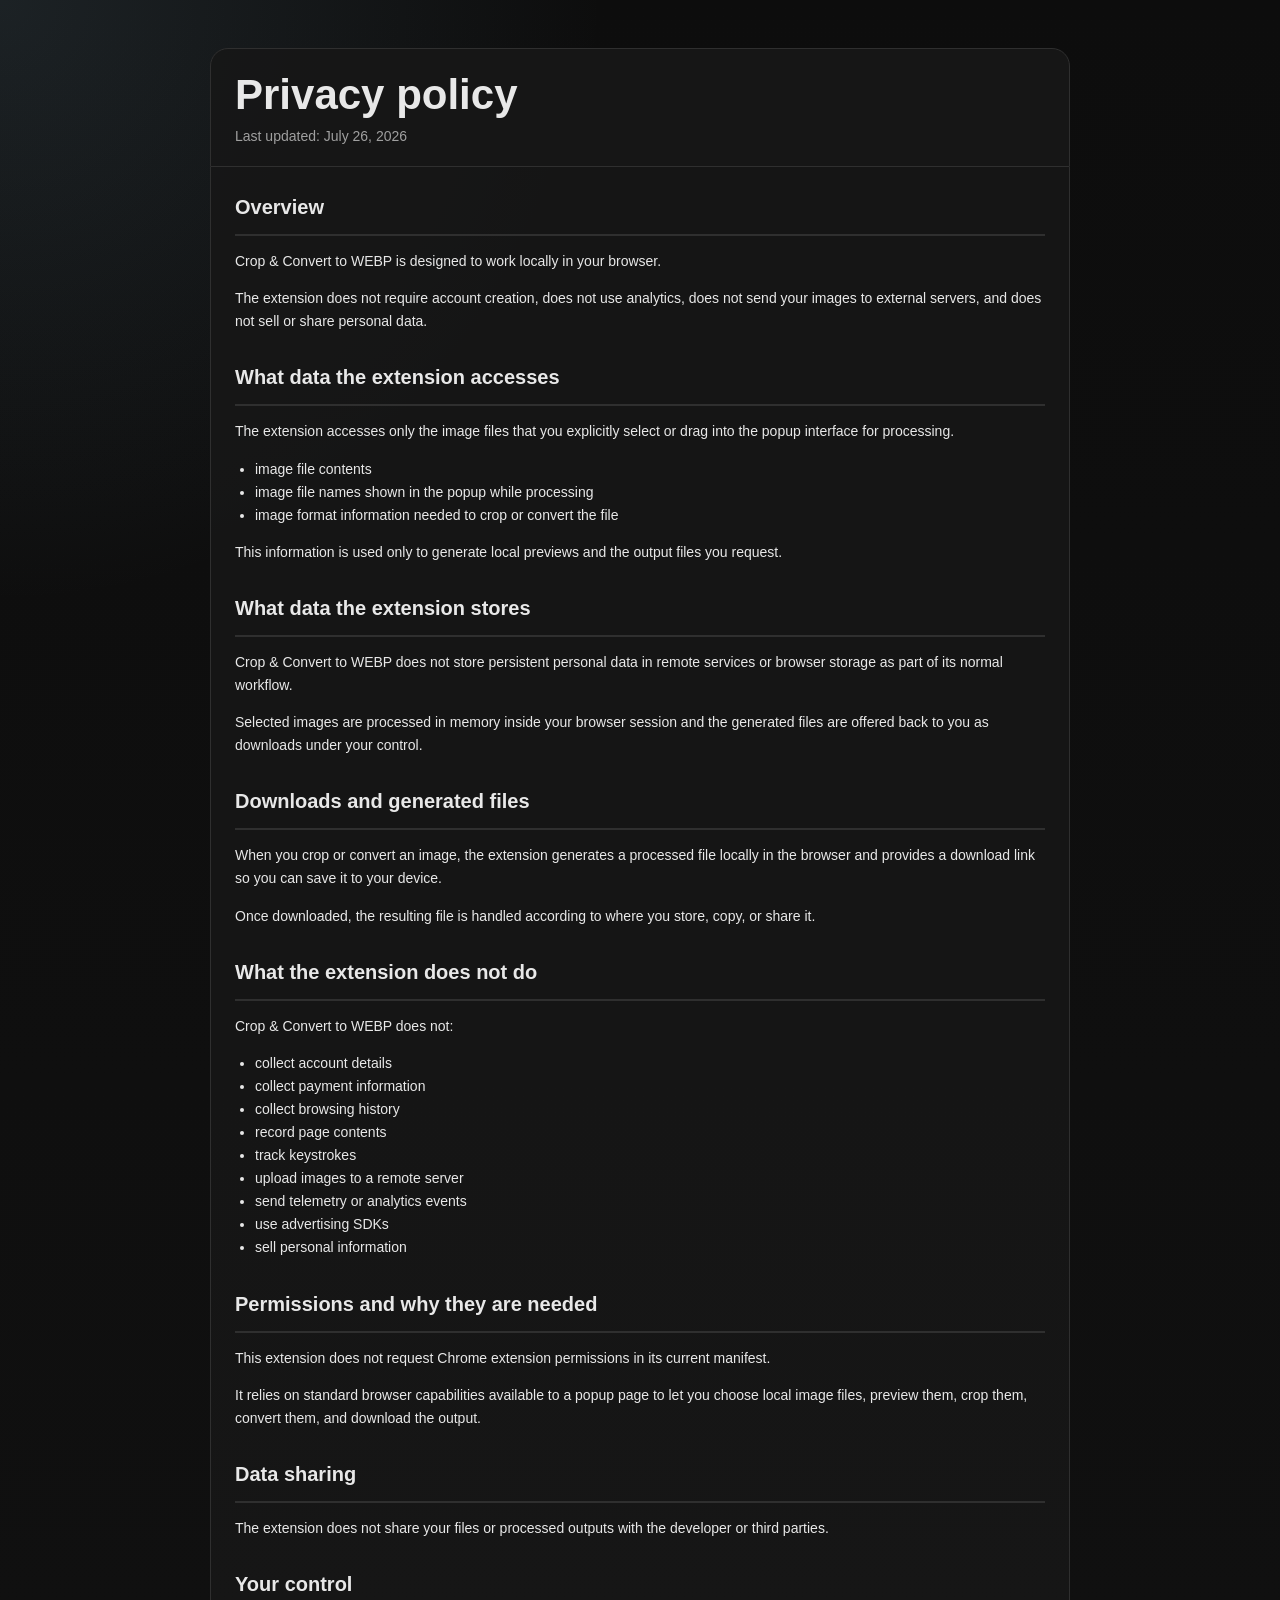
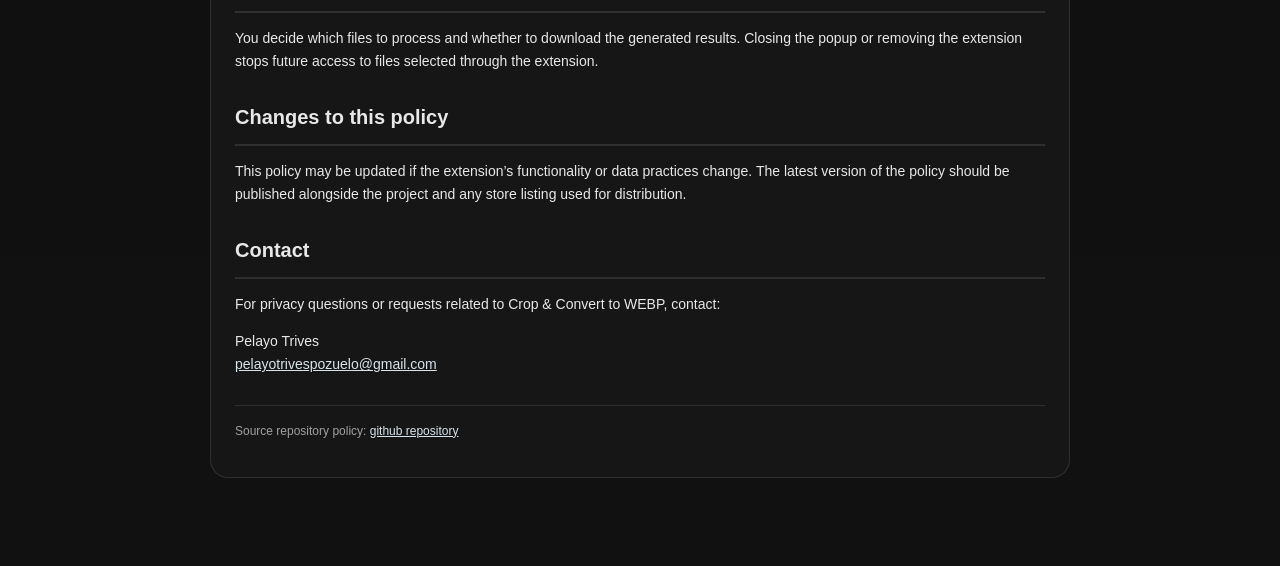
<file: docs/index.html>
<!doctype html>
<html lang="en">
  <head>
    <meta charset="UTF-8" />
    <meta http-equiv="refresh" content="0; url=./privacy/" />
    <meta name="viewport" content="width=device-width, initial-scale=1.0" />
    <title>Crop & Convert to WEBP</title>
    <link rel="icon" type="image/png" href="../icons/icon32.png" />
  </head>
  <body>
    <p>
      redirecting to
      <a href="./privacy/">privacy policy</a>
    </p>
  </body>
</html>
</file>
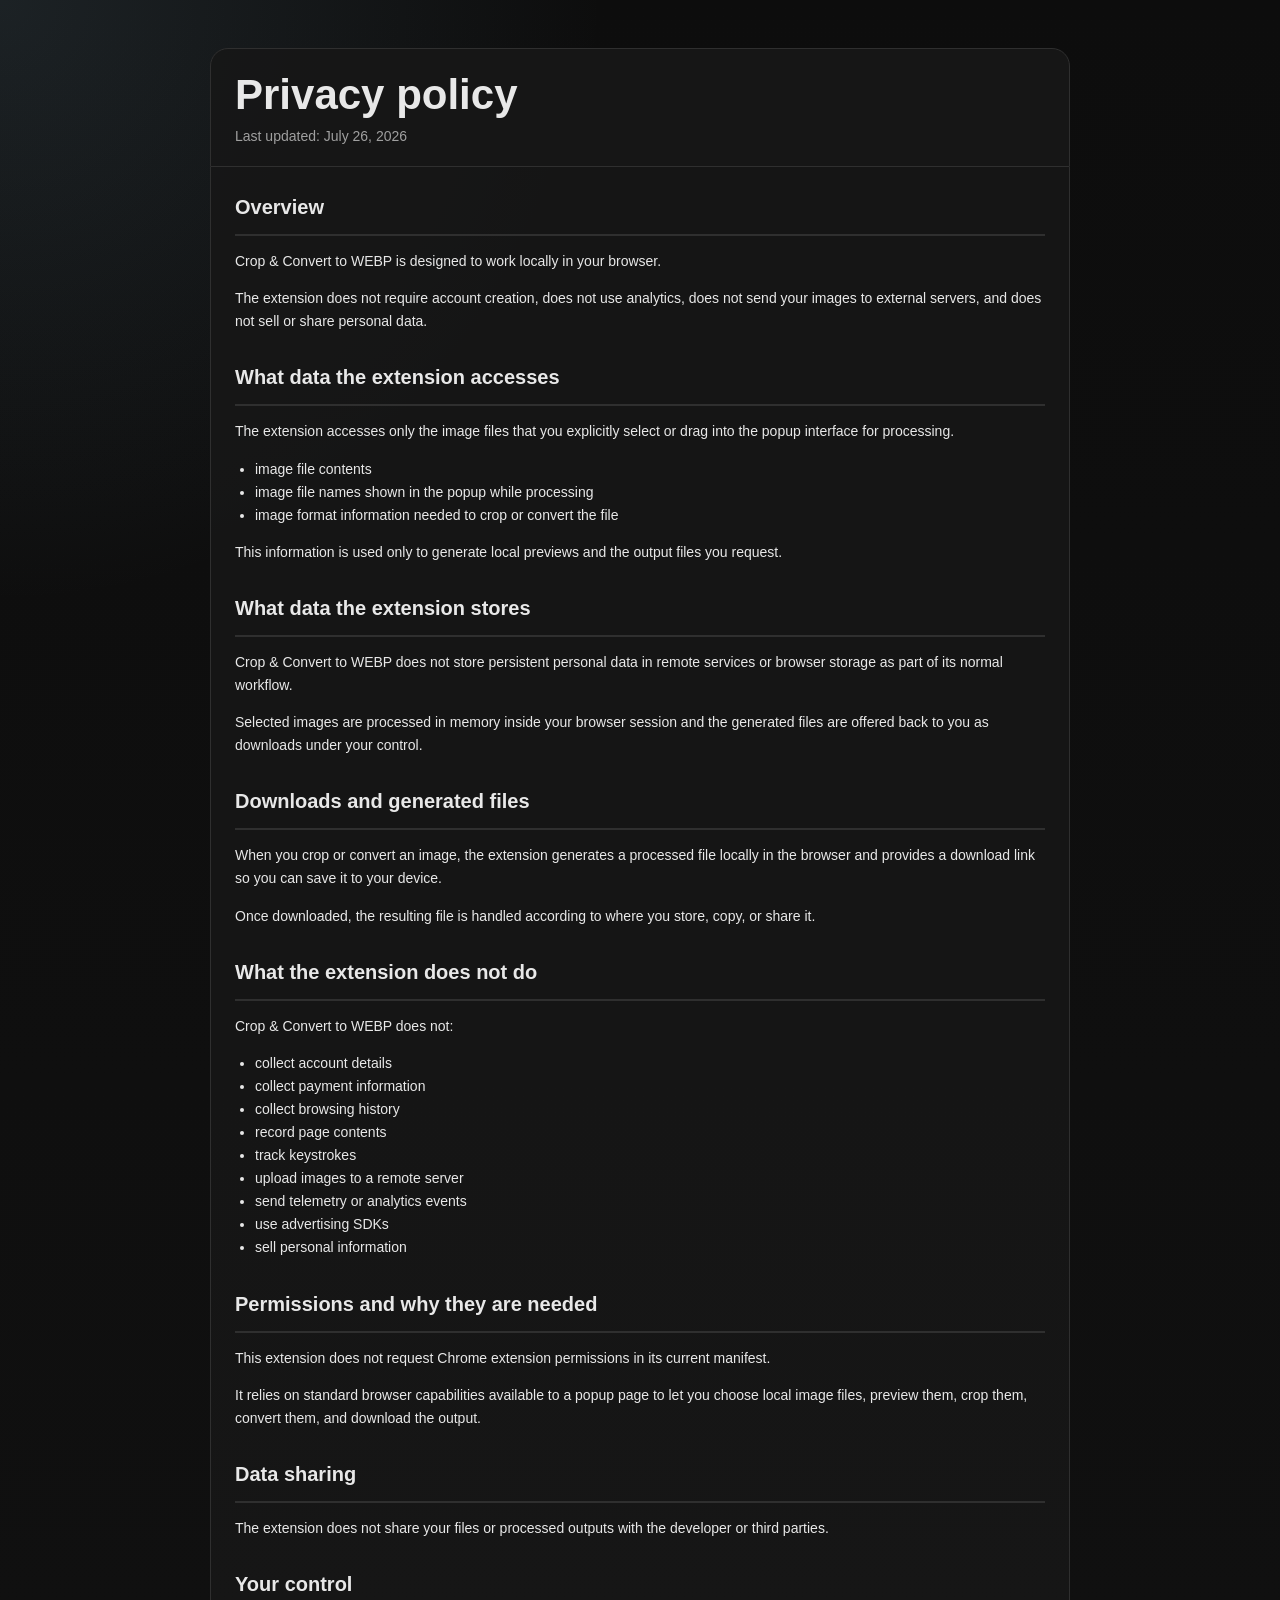
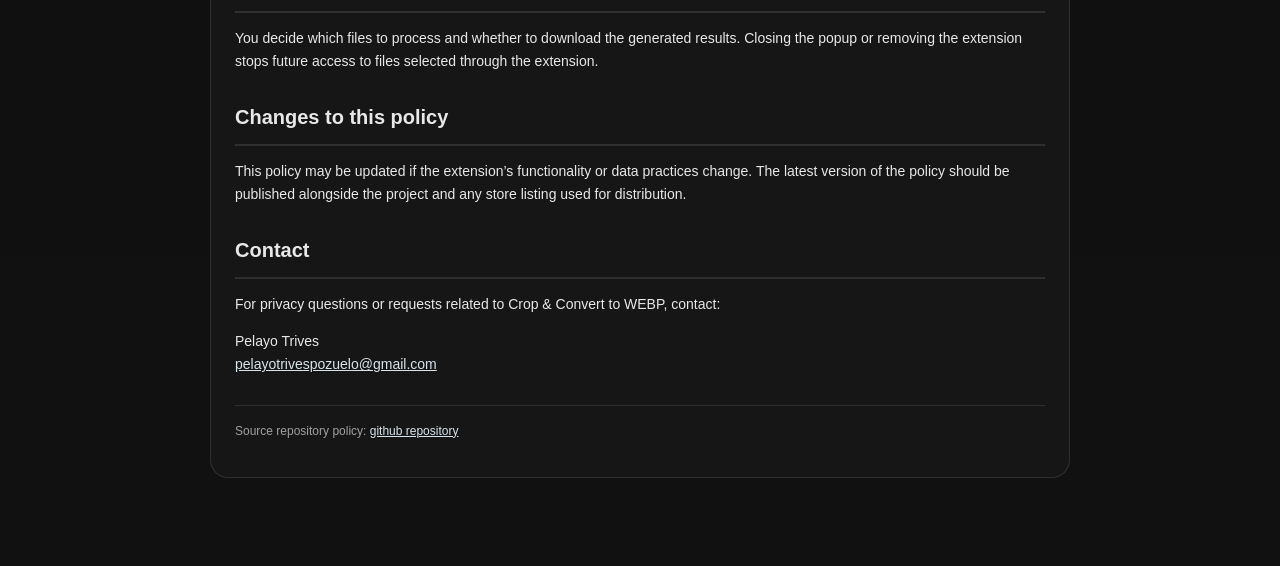
<file: docs/privacy/index.html>
<!doctype html>
<html lang="en">
  <head>
    <meta charset="UTF-8" />
    <meta name="viewport" content="width=device-width, initial-scale=1.0" />
    <title>Privacy policy | Crop & Convert to WEBP</title>
    <link rel="icon" type="image/png" href="../../icons/icon32.png" />
    <meta name="robots" content="noindex, nofollow" />
    <meta name="googlebot" content="noindex, nofollow" />
    <meta
      name="description"
      content="Privacy policy for Crop & Convert to WEBP, a Chrome extension that crops and converts images locally in your browser."
    />
    <style>
      :root {
        --bg: #0d0d0d;
        --panel: #171717;
        --panel-2: #202020;
        --ink: #e8e8e8;
        --muted: #a0a0a0;
        --line: #2f2f2f;
        --accent: #6b8fa3;
      }

      * {
        box-sizing: border-box;
      }

      body {
        margin: 0;
        background:
          radial-gradient(circle at top left, rgba(107, 143, 163, 0.16), transparent 24%),
          linear-gradient(180deg, #0d0d0d 0%, #111111 100%);
        color: var(--ink);
        font-family: "JetBrains Mono", "IBM Plex Sans", "Consolas", sans-serif;
        line-height: 1.65;
      }

      .shell {
        width: min(860px, calc(100vw - 32px));
        margin: 48px auto;
        padding: 0 0 40px;
      }

      .hero {
        padding: 24px 24px 18px;
        border: 1px solid var(--line);
        border-radius: 18px 18px 0 0;
        background: rgba(23, 23, 23, 0.94);
      }

      .hero h1 {
        margin: 0 0 8px;
        font-size: clamp(30px, 5vw, 42px);
        line-height: 1.05;
      }

      .hero p {
        margin: 0;
        color: var(--muted);
        font-size: 14px;
      }

      .policy {
        padding: 24px;
        border: 1px solid var(--line);
        border-top: 0;
        border-radius: 0 0 18px 18px;
        background: rgba(23, 23, 23, 0.9);
      }

      h2 {
        margin: 28px 0 10px;
        font-size: 20px;
      }

      h3 {
        margin: 22px 0 8px;
        font-size: 16px;
      }

      p,
      li {
        font-size: 14px;
      }

      ul {
        margin: 8px 0 0;
        padding-left: 20px;
      }

      code {
        padding: 1px 5px;
        border: 1px solid var(--line);
        border-radius: 5px;
        background: var(--panel-2);
        color: var(--ink);
        font-family: inherit;
        font-size: 13px;
      }

      .footer {
        margin-top: 28px;
        padding-top: 16px;
        border-top: 1px solid var(--line);
        color: var(--muted);
        font-size: 12px;
      }

      a {
        color: #d8e4eb;
      }

      @media (max-width: 640px) {
        .shell {
          margin: 20px auto;
        }

        .hero,
        .policy {
          padding: 18px;
        }
      }
    </style>
  </head>
  <body>
    <main class="shell">
      <section class="hero">
        <h1>Privacy policy</h1>
        <p>Last updated: July 26, 2026</p>
      </section>

      <article class="policy">
        <h2 style="margin-top: 0px">Overview</h2>
        <hr style="border: 1px solid var(--line);" />
        <p>
          Crop &amp; Convert to WEBP is designed to work locally in your browser.
        </p>
        <p>
          The extension does not require account creation, does not use analytics,
          does not send your images to external servers, and does not sell or share
          personal data.
        </p>

        <h2>What data the extension accesses</h2>
        <hr style="border: 1px solid var(--line);" />
        <p>
          The extension accesses only the image files that you explicitly select
          or drag into the popup interface for processing.
        </p>
        <ul>
          <li>image file contents</li>
          <li>image file names shown in the popup while processing</li>
          <li>image format information needed to crop or convert the file</li>
        </ul>
        <p>
          This information is used only to generate local previews and the output
          files you request.
        </p>

        <h2>What data the extension stores</h2>
        <hr style="border: 1px solid var(--line);" />
        <p>
          Crop &amp; Convert to WEBP does not store persistent personal data in
          remote services or browser storage as part of its normal workflow.
        </p>
        <p>
          Selected images are processed in memory inside your browser session and
          the generated files are offered back to you as downloads under your
          control.
        </p>

        <h2>Downloads and generated files</h2>
        <hr style="border: 1px solid var(--line);" />
        <p>
          When you crop or convert an image, the extension generates a processed
          file locally in the browser and provides a download link so you can save
          it to your device.
        </p>
        <p>
          Once downloaded, the resulting file is handled according to where you
          store, copy, or share it.
        </p>

        <h2>What the extension does not do</h2>
        <hr style="border: 1px solid var(--line);" />
        <p>Crop &amp; Convert to WEBP does not:</p>
        <ul>
          <li>collect account details</li>
          <li>collect payment information</li>
          <li>collect browsing history</li>
          <li>record page contents</li>
          <li>track keystrokes</li>
          <li>upload images to a remote server</li>
          <li>send telemetry or analytics events</li>
          <li>use advertising SDKs</li>
          <li>sell personal information</li>
        </ul>

        <h2>Permissions and why they are needed</h2>
        <hr style="border: 1px solid var(--line);" />
        <p>
          This extension does not request Chrome extension permissions in its
          current manifest.
        </p>
        <p>
          It relies on standard browser capabilities available to a popup page to
          let you choose local image files, preview them, crop them, convert them,
          and download the output.
        </p>

        <h2>Data sharing</h2>
        <hr style="border: 1px solid var(--line);" />
        <p>
          The extension does not share your files or processed outputs with the
          developer or third parties.
        </p>

        <h2>Your control</h2>
        <hr style="border: 1px solid var(--line);" />
        <p>
          You decide which files to process and whether to download the generated
          results. Closing the popup or removing the extension stops future access
          to files selected through the extension.
        </p>

        <h2>Changes to this policy</h2>
        <hr style="border: 1px solid var(--line);" />
        <p>
          This policy may be updated if the extension’s functionality or data
          practices change. The latest version of the policy should be published
          alongside the project and any store listing used for distribution.
        </p>

        <h2>Contact</h2>
        <hr style="border: 1px solid var(--line);" />
        <p>
          For privacy questions or requests related to Crop & Convert to WEBP, contact:
        </p>
        <p>
          Pelayo Trives<br />
          <a href="mailto:pelayotrivespozuelo@gmail.com">pelayotrivespozuelo@gmail.com</a>
        </p>

        <p class="footer">
          Source repository policy:
          <a href="https://github.com/pelayotrives/crop-and-convert" rel="noopener noreferrer">github repository</a>
        </p>
      </article>
    </main>
  </body>
</html>
</file>
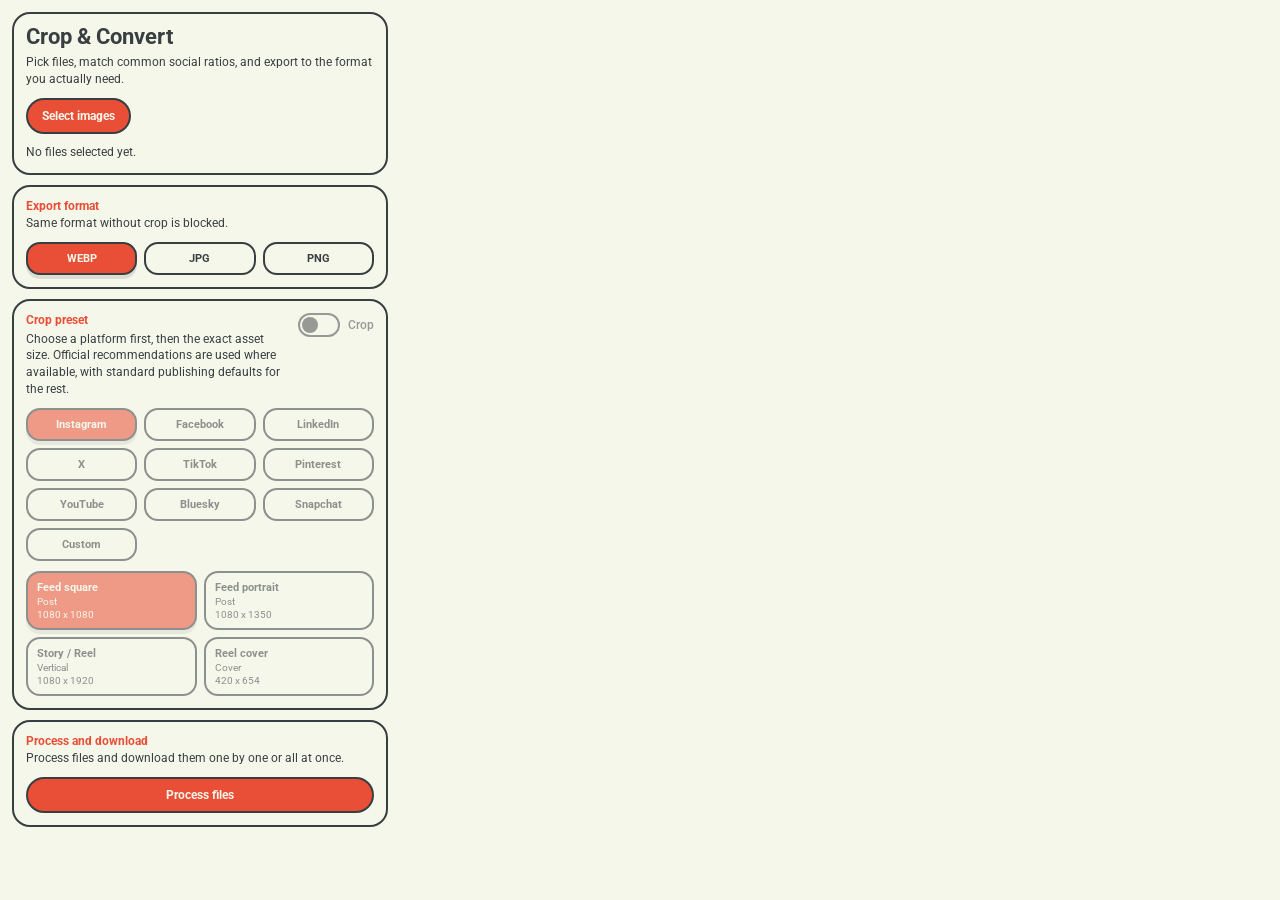
<file: popup.html>
<!DOCTYPE html>
<html lang="en">

<head>
  <meta charset="UTF-8">
  <meta name="viewport" content="width=device-width, initial-scale=1.0">
  <title>Crop & Convert</title>
  <link rel="preconnect" href="https://fonts.googleapis.com">
  <link rel="preconnect" href="https://fonts.gstatic.com" crossorigin>
  <link href="https://fonts.googleapis.com/css2?family=Roboto:wght@400;500;700&display=swap" rel="stylesheet">
  <link rel="stylesheet" href="popup.css">
  <link rel="stylesheet" href="lib/cropper.min.css">
</head>

<body>
  <main class="app">
    <section class="hero panel">
      <div class="hero-copy-wrap">
        <h1>Crop & Convert</h1>
        <p class="hero-copy">Pick files, match common social ratios, and export to the format you actually need.</p>
      </div>
      <div class="picker-row">
        <button id="selectFilesButton" class="primary-btn shine-btn" type="button">Select images</button>
        <button id="resetButton" class="secondary-btn reset-btn hidden" type="button">Reset</button>
        <input id="fileInput" type="file" aria-label="Select images"
          accept=".jpg,.jpeg,.png,.webp,image/jpeg,image/png,image/webp" multiple
          hidden>
      </div>
      <div id="fileSummary" class="file-summary" aria-live="polite">No files selected yet.</div>
    </section>

    <section class="panel compact-panel">
      <div class="panel-heading compact-heading">
        <p class="panel-title">Export format</p>
        <p class="panel-copy">Same format without crop is blocked.</p>
      </div>
      <div id="formatGrid" class="format-grid" role="radiogroup" aria-label="Export formats"></div>
      <p id="supportHint" class="support-hint" aria-live="polite"></p>
    </section>

    <section class="panel">
      <p id="cropStatusMessage" class="crop-hint hidden" aria-live="polite"></p>
      <div class="workflow-head">
        <div class="panel-heading">
          <p class="panel-title">Crop preset</p>
          <p class="panel-copy">Choose a platform first, then the exact asset size. Official recommendations are used where available, with standard publishing defaults for the rest.</p>
        </div>
        <label class="toggle">
          <input id="cropOption" type="checkbox">
          <span class="toggle-ui" aria-hidden="true"></span>
          <span>Crop</span>
        </label>
      </div>
      <div id="socialGrid" class="social-grid" role="radiogroup" aria-label="Social platforms"></div>
      <div id="ratioGrid" class="ratio-grid" role="radiogroup" aria-label="Platform presets"></div>
      <div id="customSizePanel" class="custom-size-panel hidden">
        <div class="panel-heading compact-heading">
          <p class="panel-title">Custom size</p>
          <p class="panel-copy">Set any width and height you want.</p>
        </div>
        <div class="custom-size-grid">
          <label class="custom-field" for="customWidthInput">
            <span>Width</span>
            <input id="customWidthInput" type="number" min="1" step="1" inputmode="numeric" />
          </label>
          <label class="custom-field" for="customHeightInput">
            <span>Height</span>
            <input id="customHeightInput" type="number" min="1" step="1" inputmode="numeric" />
          </label>
        </div>
      </div>
      <p id="cropHint" class="crop-hint hidden">Crop works only when exactly one image is selected.</p>
    </section>

    <section id="imageContainer" class="panel preview hidden">
      <div class="panel-heading compact-heading">
        <p class="panel-title">Preview</p>
        <p class="panel-copy">Single-image crop preview.</p>
      </div>
      <div class="preview-frame">
        <img id="image" alt="Preview">
      </div>
    </section>

    <section class="panel output-panel compact-panel">
      <div class="panel-heading compact-heading">
        <p class="panel-title">Process and download</p>
        <p class="panel-copy">Process files and download them one by one or all at once.</p>
      </div>
      <button id="processButton" class="primary-btn shine-btn process-btn" type="button">Process files</button>
      <p id="statusMessage" class="status-message" aria-live="polite"></p>
      <div id="progressContainer" class="progress hidden" aria-hidden="true">
        <div class="progress-meta">
          <span>Progress</span>
          <span id="progressText">0%</span>
        </div>
        <progress id="progressBar" value="0" max="100"></progress>
      </div>
      <button id="downloadAllButton" class="download-all-btn hidden" type="button">Download all</button>
      <div id="resultsContainer" class="results-list"></div>
    </section>
  </main>

  <script src="lib/cropper.min.js"></script>
  <script src="popup.js"></script>
</body>

</html>
</file>
<file: popup.css>
:root {
  --paper: #f6f7eb;
  --signal: #e94f37;
  --ink: #393e41;
}

* {
  box-sizing: border-box;
}

body {
  margin: 0;
  width: 400px;
  background: var(--paper);
  color: var(--ink);
  font-family: "Roboto", sans-serif;
}

button,
input,
progress {
  font: inherit;
}

.app {
  display: flex;
  flex-direction: column;
  gap: 10px;
  padding: 12px;
}

.panel {
  border: 2px solid var(--ink);
  border-radius: 18px;
  background: var(--paper);
  padding: 12px;
}

.hero {
  display: flex;
  flex-direction: column;
  gap: 10px;
}

.hero-copy-wrap {
  display: flex;
  flex-direction: column;
  gap: 6px;
}

.eyebrow {
  margin: 0;
  color: var(--signal);
  font-size: 10px;
  font-weight: 700;
}

.hero h1 {
  margin: 0;
  font-size: 22px;
  line-height: 1.02;
}

.hero-copy,
.panel-copy,
.file-summary,
.status-message,
.support-hint,
.crop-hint {
  margin: 0;
  font-size: 12px;
  line-height: 1.4;
}

.panel-heading {
  display: flex;
  flex: 1 1 auto;
  min-width: 0;
  flex-direction: column;
  gap: 4px;
}

.compact-heading {
  gap: 2px;
}

.panel-title {
  margin: 0;
  color: var(--signal);
  font-size: 12px;
  font-weight: 700;
}

.file-summary-list {
  margin: 6px 0 0;
  padding-left: 18px;
}

.file-summary-list li + li {
  margin-top: 3px;
}

.crop-hint,
.support-hint,
.status-message.error {
  color: var(--signal);
}

.crop-hint,
.status-message.error {
  display: block;
  width: 100%;
  border: 2px solid var(--signal);
  border-radius: 14px;
  background: rgba(233, 79, 55, 0.1);
  padding: 10px 12px;
}

.crop-hint {
  margin-top: 10px;
}

#cropStatusMessage {
  margin-top: 0;
  margin-bottom: 10px;
}

.picker-row,
.workflow-head,
.progress-meta {
  display: flex;
  align-items: center;
  justify-content: space-between;
  gap: 8px;
}

.picker-row {
  justify-content: flex-start;
}

.workflow-head {
  align-items: flex-start;
}

.workflow-head > .toggle {
  flex: 0 0 auto;
}

.primary-btn,
.secondary-btn,
.download-all-btn {
  position: relative;
  overflow: hidden;
  border: 2px solid var(--ink);
  border-radius: 999px;
  min-height: 36px;
  padding: 0 14px;
  cursor: pointer;
  transition: transform 0.18s ease, background-color 0.18s ease, color 0.18s ease, box-shadow 0.18s ease;
  box-shadow: 0 0 0 rgba(57, 62, 65, 0);
}

.primary-btn {
  background: var(--signal);
  color: var(--paper);
  font-size: 12px;
  font-weight: 700;
}

.secondary-btn,
.download-all-btn {
  background: var(--paper);
  color: var(--ink);
  font-size: 12px;
  font-weight: 500;
}

.download-all-btn {
  width: 100%;
  margin-top: 10px;
}

.shine-btn::after,
.chip.active::after,
.result-link::after {
  content: "";
  position: absolute;
  inset: -30% auto -30% -35%;
  width: 34%;
  background: linear-gradient(100deg, rgba(246, 247, 235, 0), rgba(246, 247, 235, 0.55), rgba(246, 247, 235, 0));
  transform: translateX(-180%) skewX(-18deg);
  opacity: 0;
  pointer-events: none;
  transition: transform 0.6s ease, opacity 0.24s ease;
}

.primary-btn:hover,
.secondary-btn:hover,
.download-all-btn:hover,
.chip:hover,
.result-link:hover {
  transform: translateY(-1px);
  box-shadow: 0 4px 0 rgba(57, 62, 65, 0.14);
}

.shine-btn:hover::after,
.chip.active:hover::after,
.result-link:hover::after {
  opacity: 1;
  transform: translateX(380%) skewX(-18deg);
}

.hidden {
  display: none !important;
}

.toggle {
  display: inline-flex;
  align-items: center;
  gap: 8px;
  font-size: 12px;
  font-weight: 500;
  cursor: pointer;
}

.toggle.disabled {
  opacity: 0.5;
  cursor: not-allowed;
}

.toggle input {
  position: absolute;
  opacity: 0;
  pointer-events: none;
}

.toggle-ui {
  position: relative;
  flex: 0 0 auto;
  width: 42px;
  height: 24px;
  border: 2px solid var(--ink);
  border-radius: 999px;
  background: var(--paper);
}

.toggle-ui::after {
  content: "";
  position: absolute;
  top: 2px;
  left: 2px;
  width: 16px;
  height: 16px;
  border-radius: 50%;
  background: var(--ink);
  transition: transform 0.18s ease, background-color 0.18s ease;
}

.toggle input:checked + .toggle-ui {
  background: var(--signal);
}

.toggle input:checked + .toggle-ui::after {
  transform: translateX(18px);
  background: var(--paper);
}

.social-grid,
.ratio-grid,
.format-grid {
  display: grid;
  gap: 7px;
  margin-top: 10px;
}

.social-grid {
  grid-template-columns: repeat(3, minmax(0, 1fr));
}

.ratio-grid {
  grid-template-columns: repeat(2, minmax(0, 1fr));
}

.format-grid {
  grid-template-columns: repeat(3, minmax(0, 1fr));
}

.custom-size-panel {
  margin-top: 10px;
}

.custom-size-grid {
  display: grid;
  grid-template-columns: repeat(2, minmax(0, 1fr));
  gap: 8px;
  margin-top: 10px;
}

.custom-field {
  display: flex;
  flex-direction: column;
  gap: 6px;
  font-size: 11px;
  font-weight: 700;
}

.custom-field input {
  width: 100%;
  min-height: 38px;
  border: 2px solid var(--ink);
  border-radius: 14px;
  background: var(--paper);
  color: var(--ink);
  padding: 0 10px;
  outline: none;
}

.custom-field input:focus {
  border-color: var(--signal);
  box-shadow: 0 0 0 2px rgba(233, 79, 55, 0.12);
}

.chip {
  position: relative;
  overflow: hidden;
  width: 100%;
  border: 2px solid var(--ink);
  border-radius: 14px;
  background: var(--paper);
  color: var(--ink);
  padding: 8px 9px;
  text-align: left;
  cursor: pointer;
  transition: transform 0.18s ease, background-color 0.18s ease, color 0.18s ease, box-shadow 0.18s ease;
  box-shadow: 0 0 0 rgba(57, 62, 65, 0);
}

.platform-chip,
.format-chip {
  text-align: center;
}

.platform-chip .chip-title,
.format-chip .chip-title {
  margin: 0;
}

.chip.active {
  background: var(--signal);
  color: var(--paper);
  box-shadow: 0 4px 0 rgba(57, 62, 65, 0.14);
}

.chip.disabled {
  opacity: 0.55;
  cursor: not-allowed;
}

.chip-title {
  display: block;
  font-size: 11px;
  font-weight: 700;
}

.chip-meta,
.chip-size {
  display: block;
  margin-top: 2px;
  font-size: 10px;
}

.preview-frame {
  display: flex;
  justify-content: center;
  align-items: center;
  min-height: 170px;
  margin-top: 8px;
  border: 2px solid var(--ink);
  border-radius: 16px;
  background: rgba(57, 62, 65, 0.06);
  overflow: hidden;
}

.preview img {
  display: block;
  max-width: 100%;
  max-height: 200px;
}

.output-panel {
  display: flex;
  flex-direction: column;
}

.process-btn {
  width: 100%;
  margin-top: 10px;
}

.status-message {
  display: none;
  margin-top: 10px;
  margin-bottom: 10px;
}

.status-message:not(:empty) {
  display: block;
}

.progress {
  display: flex;
  flex-direction: column;
  gap: 4px;
}

progress {
  width: 100%;
  accent-color: var(--signal);
}

.results-list {
  display: flex;
  flex-direction: column;
  gap: 8px;
  margin-top: 10px;
}

.results-list:empty {
  display: none;
}

.result-link {
  position: relative;
  overflow: hidden;
  display: flex;
  align-items: center;
  justify-content: center;
  border: 2px solid var(--ink);
  border-radius: 14px;
  background: var(--signal);
  color: var(--paper);
  padding: 9px 10px;
  text-decoration: none;
  text-align: center;
  font-weight: 700;
  transition: transform 0.18s ease, background-color 0.18s ease, color 0.18s ease, box-shadow 0.18s ease;
  box-shadow: 0 0 0 rgba(57, 62, 65, 0);
}
</file>
<file: lib/cropper.min.css>
/*!
 * Cropper.js v1.5.13
 * https://fengyuanchen.github.io/cropperjs
 *
 * Copyright 2015-present Chen Fengyuan
 * Released under the MIT license
 *
 * Date: 2022-11-20T05:30:43.444Z
 */.cropper-container{direction:ltr;font-size:0;line-height:0;position:relative;-ms-touch-action:none;touch-action:none;-webkit-user-select:none;-moz-user-select:none;-ms-user-select:none;user-select:none}.cropper-container img{-webkit-backface-visibility:hidden;backface-visibility:hidden;display:block;height:100%;image-orientation:0deg;max-height:none!important;max-width:none!important;min-height:0!important;min-width:0!important;width:100%}.cropper-canvas,.cropper-crop-box,.cropper-drag-box,.cropper-modal,.cropper-wrap-box{bottom:0;left:0;position:absolute;right:0;top:0}.cropper-canvas,.cropper-wrap-box{overflow:hidden}.cropper-drag-box{background-color:#fff;opacity:0}.cropper-modal{background-color:#000;opacity:.5}.cropper-view-box{display:block;height:100%;outline:1px solid #39f;outline-color:rgba(51,153,255,.75);overflow:hidden;width:100%}.cropper-dashed{border:0 dashed #eee;display:block;opacity:.5;position:absolute}.cropper-dashed.dashed-h{border-bottom-width:1px;border-top-width:1px;height:33.33333%;left:0;top:33.33333%;width:100%}.cropper-dashed.dashed-v{border-left-width:1px;border-right-width:1px;height:100%;left:33.33333%;top:0;width:33.33333%}.cropper-center{display:block;height:0;left:50%;opacity:.75;position:absolute;top:50%;width:0}.cropper-center:after,.cropper-center:before{background-color:#eee;content:" ";display:block;position:absolute}.cropper-center:before{height:1px;left:-3px;top:0;width:7px}.cropper-center:after{height:7px;left:0;top:-3px;width:1px}.cropper-face,.cropper-line,.cropper-point{display:block;height:100%;opacity:.1;position:absolute;width:100%}.cropper-face{background-color:#fff;left:0;top:0}.cropper-line{background-color:#39f}.cropper-line.line-e{cursor:ew-resize;right:-3px;top:0;width:5px}.cropper-line.line-n{cursor:ns-resize;height:5px;left:0;top:-3px}.cropper-line.line-w{cursor:ew-resize;left:-3px;top:0;width:5px}.cropper-line.line-s{bottom:-3px;cursor:ns-resize;height:5px;left:0}.cropper-point{background-color:#39f;height:5px;opacity:.75;width:5px}.cropper-point.point-e{cursor:ew-resize;margin-top:-3px;right:-3px;top:50%}.cropper-point.point-n{cursor:ns-resize;left:50%;margin-left:-3px;top:-3px}.cropper-point.point-w{cursor:ew-resize;left:-3px;margin-top:-3px;top:50%}.cropper-point.point-s{bottom:-3px;cursor:s-resize;left:50%;margin-left:-3px}.cropper-point.point-ne{cursor:nesw-resize;right:-3px;top:-3px}.cropper-point.point-nw{cursor:nwse-resize;left:-3px;top:-3px}.cropper-point.point-sw{bottom:-3px;cursor:nesw-resize;left:-3px}.cropper-point.point-se{bottom:-3px;cursor:nwse-resize;height:20px;opacity:1;right:-3px;width:20px}@media (min-width:768px){.cropper-point.point-se{height:15px;width:15px}}@media (min-width:992px){.cropper-point.point-se{height:10px;width:10px}}@media (min-width:1200px){.cropper-point.point-se{height:5px;opacity:.75;width:5px}}.cropper-point.point-se:before{background-color:#39f;bottom:-50%;content:" ";display:block;height:200%;opacity:0;position:absolute;right:-50%;width:200%}.cropper-invisible{opacity:0}.cropper-bg{background-image:url("[data-uri]")}.cropper-hide{display:block;height:0;position:absolute;width:0}.cropper-hidden{display:none!important}.cropper-move{cursor:move}.cropper-crop{cursor:crosshair}.cropper-disabled .cropper-drag-box,.cropper-disabled .cropper-face,.cropper-disabled .cropper-line,.cropper-disabled .cropper-point{cursor:not-allowed}
</file>
